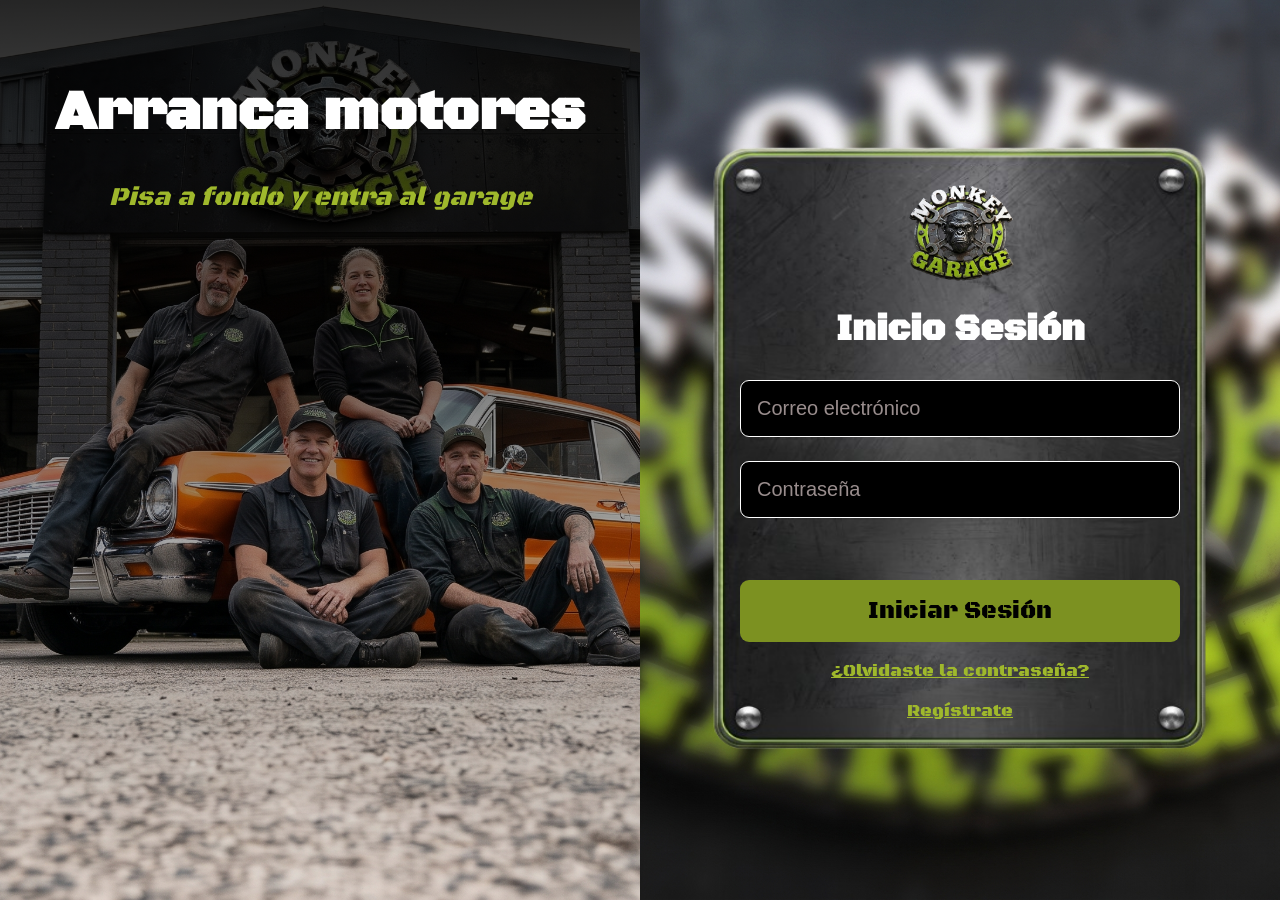
<file: frontend/index.html>
<!DOCTYPE html>
<html lang="es">
    <head>
        <meta charset="UTF-8">
        <meta name="viewport" content="width=device-width, initial-scale=1.0">
        <title>Monkey Garage - Inicio de sesión</title>
        <link rel="preconnect" href="https://fonts.googleapis.com">
        <link rel="preconnect" href="https://fonts.gstatic.com" crossorigin>
        <link href="https://fonts.googleapis.com/css2?family=Black+Ops+One&display=swap" rel="stylesheet">
        <link rel="stylesheet" href="assets/css/comun.css">
        <link rel="stylesheet" href="assets/css/cliente.css">
    </head>
    <body>
    <div class="pagina">
        <div class="panel-izquierdo">
            <img src="assets/img/imagen-izquierda-login.jpg" alt="Equipo de Monkey Garage junto a un coche clásico naranja">
            <h1>Arranca motores</h1>
            <p>Pisa a fondo y entra al garage</p>
        </div>

        <div class="fondo-derecho">
            <div class="tarjeta-login">
                <img src="assets/img/logo.png" alt="Logo Monkey Garage">
                <h2>Inicio Sesión</h2>
                <form>
                    <input type="text" id="email" placeholder="Correo electrónico">
                    <input type="password" id="password" placeholder="Contraseña">
                    <div class="errores" id="errores"></div>
                    <button type="submit" id="btn-login">Iniciar Sesión</button>
                </form>
                <a href="recuperar-contraseña/">¿Olvidaste la contraseña?</a>
                <a href="registro/">Regístrate</a>
            </div>
        </div>
    </div>
    <script src="assets/js/api.js"></script>
    <script src="assets/js/login.js"></script>
</body>
</html>
</file>
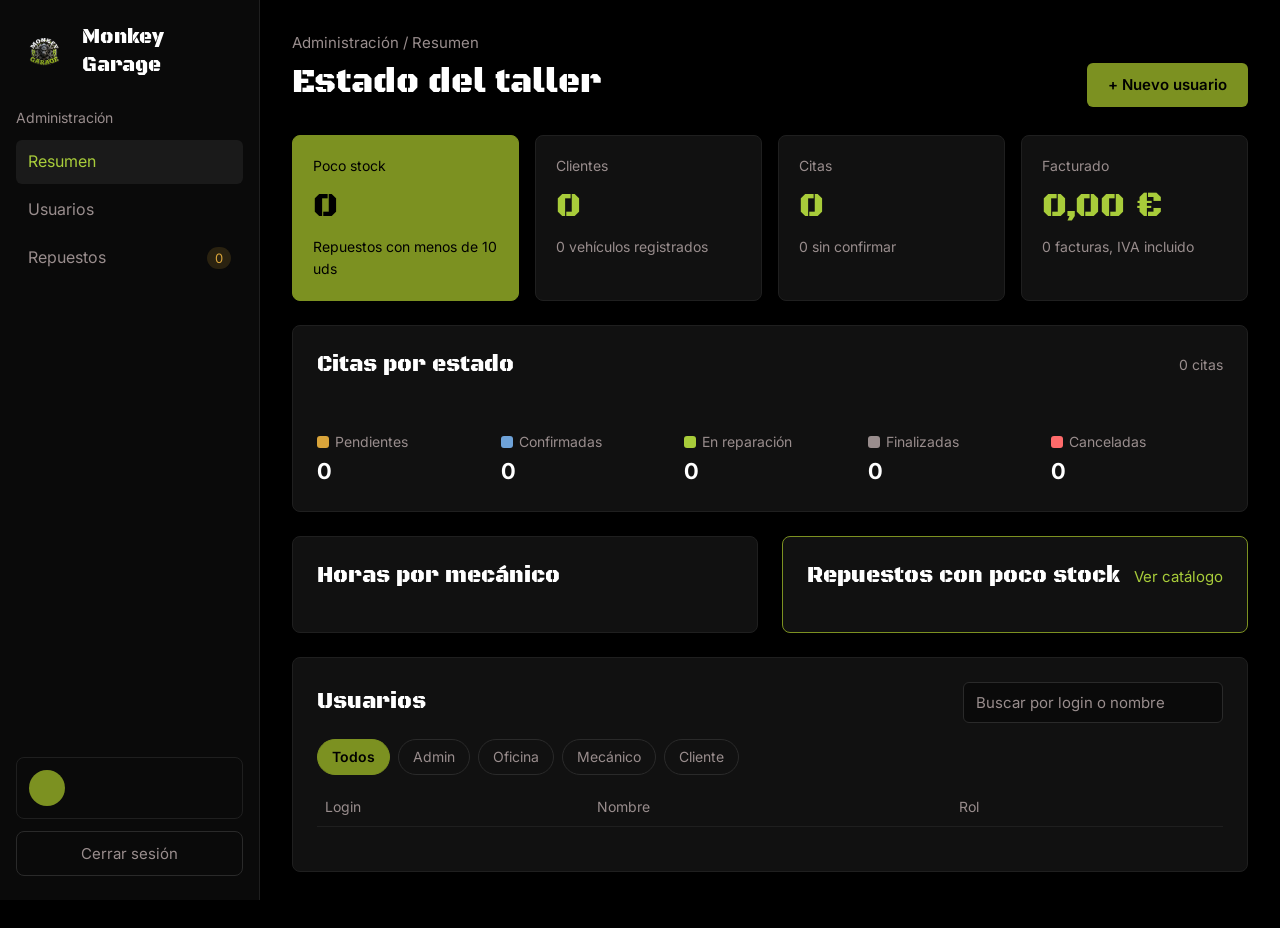
<file: frontend/admin/index.html>
<!DOCTYPE html>
<html lang="es">
    <head>
        <meta charset="UTF-8">
        <meta name="viewport" content="width=device-width, initial-scale=1.0">
        <meta name="description" content="Panel de administración de Monkey Garage: usuarios, repuestos y métricas del taller.">
        <title>Monkey Garage - Administración</title>
        <link rel="preconnect" href="https://fonts.googleapis.com">
        <link rel="preconnect" href="https://fonts.gstatic.com" crossorigin>
        <link href="https://fonts.googleapis.com/css2?family=Black+Ops+One&family=Inter:wght@400;600&display=swap" rel="stylesheet">
        <link rel="stylesheet" href="../assets/css/comun.css">
        <link rel="stylesheet" href="../assets/css/panel-personal.css">
    </head>
    <body class="panel-personal">
        <div class="layout">
            <aside class="sidebar">
                <div class="logo">
                    <img src="../assets/img/logo.png" alt="Logo Monkey Garage">
                    <span>Monkey Garage</span>
                </div>

                <p class="seccion">Administración</p>
                <nav>
                    <a href="#" class="activo" data-seccion="resumen">Resumen</a>
                    <a href="#" data-seccion="usuarios">Usuarios</a>
                    <a href="#" data-seccion="repuestos">Repuestos <span class="contador" id="contador-repuestos">0</span></a>
                </nav>

                <div class="usuario">
                    <span class="avatar" id="usuario-avatar"></span>
                    <div>
                        <strong id="usuario-nombre"></strong>
                        <small id="usuario-login"></small>
                    </div>
                </div>
                <button type="button" class="cerrar-sesion">Cerrar sesión</button>
            </aside>

            <main class="contenido">
                <header class="cabecera">
                    <div>
                        <p class="ruta">Administración / Resumen</p>
                        <h1>Estado del taller</h1>
                    </div>
                    <button type="button" class="btn btn-principal" id="btn-nuevo-usuario">+ Nuevo usuario</button>
                </header>

                <section class="tarjetas-resumen" data-seccion="resumen">
                    <article class="tarjeta urgente">
                        <p class="etiqueta">Poco stock</p>
                        <strong class="valor" id="resumen-stock-bajo">0</strong>
                        <small>Repuestos con menos de 10 uds</small>
                    </article>
                    <article class="tarjeta">
                        <p class="etiqueta">Clientes</p>
                        <strong class="valor" id="resumen-clientes">0</strong>
                        <small id="resumen-vehiculos">0 vehículos registrados</small>
                    </article>
                    <article class="tarjeta">
                        <p class="etiqueta">Citas</p>
                        <strong class="valor" id="resumen-citas">0</strong>
                        <small id="resumen-sin-confirmar">0 sin confirmar</small>
                    </article>
                    <article class="tarjeta">
                        <p class="etiqueta">Facturado</p>
                        <strong class="valor" id="resumen-facturado">0,00 €</strong>
                        <small id="resumen-facturas">0 facturas, IVA incluido</small>
                    </article>
                </section>

                <section class="bloque" data-seccion="resumen">
                    <header class="cabecera-seccion">
                        <h2>Citas por estado</h2>
                        <span class="secundario" id="total-citas">0 citas</span>
                    </header>

                    <!-- El JS pone en cada span style.flex = número de citas de ese estado -->
                    <div class="barra-estados" id="barra-estados" role="img" aria-label="Citas por estado">
                        <span data-estado="pendiente"></span>
                        <span data-estado="confirmada"></span>
                        <span data-estado="en_reparacion"></span>
                        <span data-estado="finalizada"></span>
                        <span data-estado="cancelada"></span>
                    </div>

                    <ul class="leyenda">
                        <li><span><span class="muestra pendiente"></span>Pendientes</span><strong id="estado-pendiente">0</strong></li>
                        <li><span><span class="muestra confirmada"></span>Confirmadas</span><strong id="estado-confirmada">0</strong></li>
                        <li><span><span class="muestra en_reparacion"></span>En reparación</span><strong id="estado-en_reparacion">0</strong></li>
                        <li><span><span class="muestra finalizada"></span>Finalizadas</span><strong id="estado-finalizada">0</strong></li>
                        <li><span><span class="muestra cancelada"></span>Canceladas</span><strong id="estado-cancelada">0</strong></li>
                    </ul>
                </section>

                <div class="columnas iguales">
                    <section class="bloque" data-seccion="resumen">
                        <header class="cabecera-seccion">
                            <h2>Horas por mecánico</h2>
                        </header>

                        <!-- Ejemplo de cada fila (el ancho del relleno es el % respecto al que más horas tiene):
                        <div class="metrica">
                            <span>Lucía Ferrer</span>
                            <div class="pista"><div class="relleno" style="width: 100%"></div></div>
                            <strong class="numero">7,5 h</strong>
                        </div>
                        -->
                        <div id="lista-horas"></div>
                    </section>

                    <section class="bloque destacado" data-seccion="repuestos">
                        <header class="cabecera-seccion">
                            <h2>Repuestos con poco stock</h2>
                            <a href="#">Ver catálogo</a>
                        </header>

                        <!-- Ejemplo de cada li:
                        <li>
                            <div><strong>Kit de embrague</strong><span class="secundario">KIT-EMB, 260,00 €</span></div>
                            <span class="stock-bajo">3 uds</span>
                        </li>
                        -->
                        <ul class="lista" id="lista-stock-bajo"></ul>
                    </section>
                </div>

                <section class="bloque" data-seccion="usuarios">
                    <header class="cabecera-seccion">
                        <h2>Usuarios</h2>
                        <input id="buscar-usuario" class="buscador" type="search" placeholder="Buscar por login o nombre" aria-label="Buscar usuario">
                    </header>

                    <nav class="filtros" id="filtros-rol" aria-label="Filtrar por rol" style="margin-bottom: 12px">
                        <a href="#" class="activo" data-rol="">Todos</a>
                        <a href="#" data-rol="admin">Admin</a>
                        <a href="#" data-rol="oficina">Oficina</a>
                        <a href="#" data-rol="mecanico">Mecánico</a>
                        <a href="#" data-rol="cliente">Cliente</a>
                    </nav>

                    <p id="mensaje-usuarios" class="mensaje"></p>

                    <div class="tabla-contenedor">
                        <table>
                            <thead>
                                <tr>
                                    <th>Login</th>
                                    <th>Nombre</th>
                                    <th>Rol</th>
                                    <th></th>
                                </tr>
                            </thead>
                            <!-- Ejemplo de cada fila:
                            <tr>
                                <td><strong>OF01</strong></td>
                                <td>Laura Gómez</td>
                                <td><span class="rol">Oficina</span></td>
                                <td class="numero">
                                    <button type="button" class="btn-texto">Borrar</button>
                                    <button type="button" class="btn btn-secundario btn-pequeno">Editar</button>
                                </td>
                            </tr>
                            -->
                            <tbody id="tabla-usuarios"></tbody>
                        </table>
                    </div>

                    <nav class="paginador" id="paginador-usuarios" aria-label="Páginas"></nav>
                </section>
            </main>
        </div>

        <div id="modal-usuario" class="modal-fondo">
            <div class="modal-caja">
                <button type="button" id="cerrar-modal-usuario" class="modal-cerrar" aria-label="Cerrar">X</button>
                <div id="contenido-modal-usuario"></div>
            </div>
        </div>

        <script src="../assets/js/api.js"></script>
        <!-- <script src="../assets/js/admin.js"></script> -->
    </body>
</html>
</file>
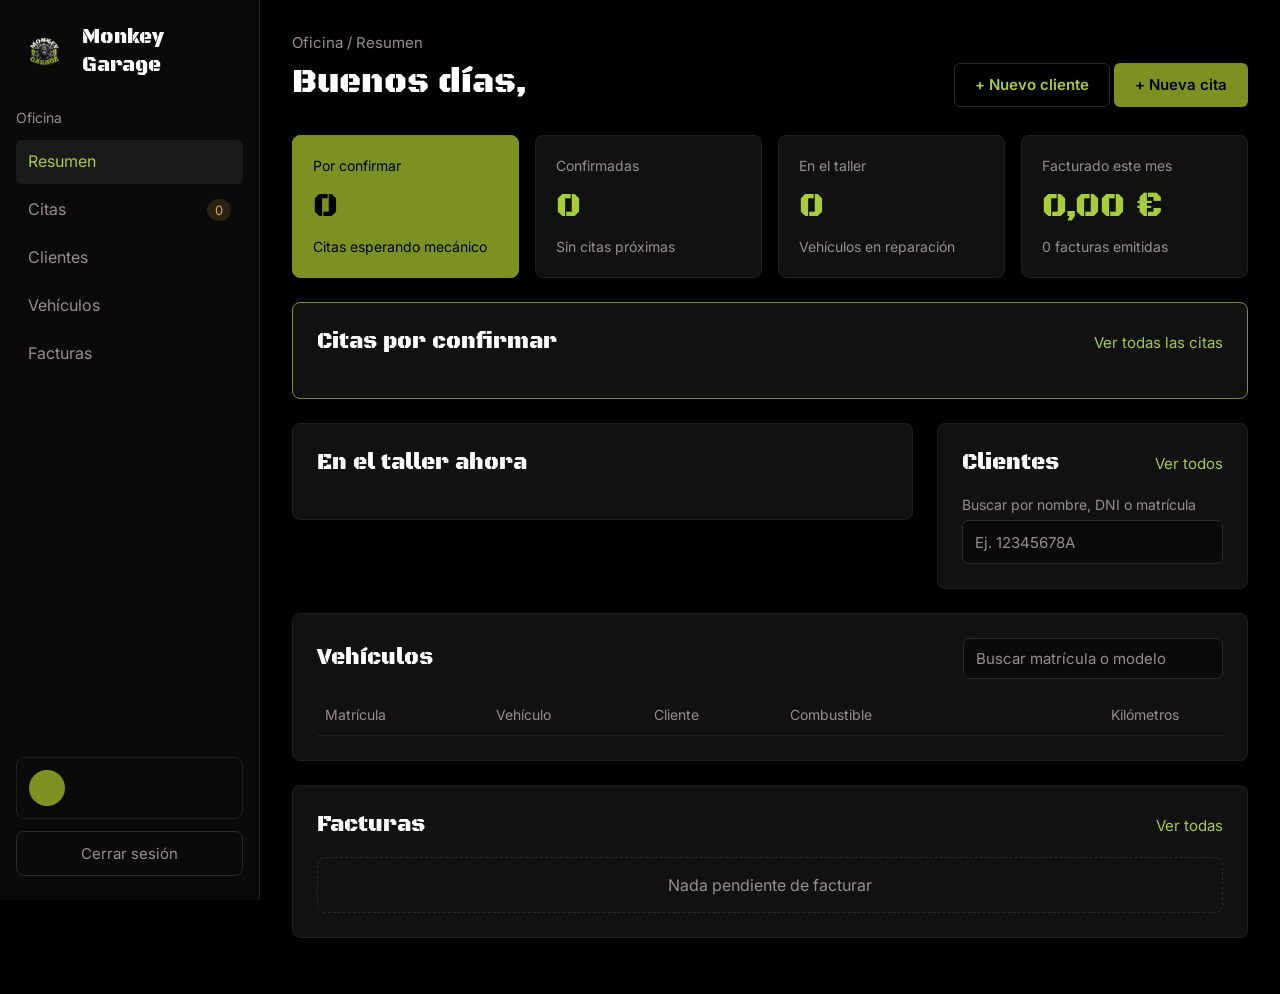
<file: frontend/oficina/index.html>
<!DOCTYPE html>
<html lang="es">
    <head>
        <meta charset="UTF-8">
        <meta name="viewport" content="width=device-width, initial-scale=1.0">
        <meta name="description" content="Panel de oficina de Monkey Garage: citas, clientes, vehículos y facturas.">
        <title>Monkey Garage - Panel de oficina</title>
        <link rel="preconnect" href="https://fonts.googleapis.com">
        <link rel="preconnect" href="https://fonts.gstatic.com" crossorigin>
        <link href="https://fonts.googleapis.com/css2?family=Black+Ops+One&family=Inter:wght@400;600&display=swap" rel="stylesheet">
        <link rel="stylesheet" href="../assets/css/comun.css">
        <link rel="stylesheet" href="../assets/css/panel-personal.css">
    </head>
    <body class="panel-personal">
        <div class="layout">
            <aside class="sidebar">
                <div class="logo">
                    <img src="../assets/img/logo.png" alt="Logo Monkey Garage">
                    <span>Monkey Garage</span>
                </div>

                <p class="seccion">Oficina</p>
                <nav>
                    <a href="#" class="activo" data-seccion="resumen">Resumen</a>
                    <a href="#" data-seccion="citas">Citas <span class="contador" id="contador-citas">0</span></a>
                    <a href="#" data-seccion="clientes">Clientes</a>
                    <a href="#" data-seccion="vehiculos">Vehículos</a>
                    <a href="#" data-seccion="facturas">Facturas</a>
                </nav>

                <div class="usuario">
                    <span class="avatar" id="usuario-avatar"></span>
                    <div>
                        <strong id="usuario-nombre"></strong>
                        <small id="usuario-login"></small>
                    </div>
                </div>
                <button type="button" class="cerrar-sesion">Cerrar sesión</button>
            </aside>

            <main class="contenido">
                <header class="cabecera">
                    <div>
                        <p class="ruta">Oficina / Resumen</p>
                        <h1>Buenos días, <span id="nombre-usuario"></span></h1>
                    </div>
                    <div class="acciones">
                        <button type="button" class="btn btn-secundario" id="btn-nuevo-cliente">+ Nuevo cliente</button>
                        <button type="button" class="btn btn-principal" id="btn-nueva-cita">+ Nueva cita</button>
                    </div>
                </header>

                <section class="tarjetas-resumen" data-seccion="resumen">
                    <article class="tarjeta urgente">
                        <p class="etiqueta">Por confirmar</p>
                        <strong class="valor" id="resumen-por-confirmar">0</strong>
                        <small>Citas esperando mecánico</small>
                    </article>
                    <article class="tarjeta">
                        <p class="etiqueta">Confirmadas</p>
                        <strong class="valor" id="resumen-confirmadas">0</strong>
                        <small id="resumen-proxima">Sin citas próximas</small>
                    </article>
                    <article class="tarjeta">
                        <p class="etiqueta">En el taller</p>
                        <strong class="valor" id="resumen-taller">0</strong>
                        <small>Vehículos en reparación</small>
                    </article>
                    <article class="tarjeta">
                        <p class="etiqueta">Facturado este mes</p>
                        <strong class="valor" id="resumen-facturado">0,00 €</strong>
                        <small id="resumen-facturas-mes">0 facturas emitidas</small>
                    </article>
                </section>

                <section class="bloque destacado" data-seccion="citas">
                    <header class="cabecera-seccion">
                        <h2>Citas por confirmar</h2>
                        <a href="#">Ver todas las citas</a>
                    </header>

                    <p id="mensaje-pendientes" class="mensaje"></p>

                    <!-- El JS pinta aquí una cita-pendiente por cada cita. Ejemplo:
                    <article class="cita-pendiente">
                        <div><strong>02/11</strong><span class="secundario">16:00</span></div>
                        <div class="con-matricula">
                            <span class="matricula">5678DEF</span>
                            <div><strong>Renault Clio</strong><span class="secundario">Juan Martínez</span></div>
                        </div>
                        <p>Ruido en la suspensión</p>
                        <select class="selector-mecanico" aria-label="Mecánico">
                            <option value="">Elegir mecánico…</option>
                            <option value="MC01">Pedro Sánchez</option>
                        </select>
                        <div class="acciones">
                            <button type="button" class="btn btn-principal btn-pequeno">Confirmar</button>
                            <button type="button" class="btn-texto">Cancelar</button>
                        </div>
                    </article>
                    -->
                    <div id="lista-pendientes"></div>
                </section>

                <div class="columnas">
                    <section class="bloque" data-seccion="citas">
                        <header class="cabecera-seccion">
                            <h2>En el taller ahora</h2>
                        </header>

                        <p id="mensaje-taller" class="mensaje"></p>

                        <!-- Ejemplo de cada li:
                        <li>
                            <div class="con-matricula">
                                <span class="matricula">8901GHJ</span>
                                <div><strong>BMW Serie 1, cambio de embrague</strong><span class="secundario">Lucía Ferrer, 3,5 h trabajadas</span></div>
                            </div>
                            <div class="pasos" role="img" aria-label="Paso 3 de 4: en reparación">
                                <span class="hecho"></span><span class="hecho"></span><span class="hecho"></span><span></span>
                            </div>
                        </li>
                        -->
                        <ul class="lista" id="lista-taller"></ul>
                    </section>

                    <section class="bloque" data-seccion="clientes">
                        <header class="cabecera-seccion">
                            <h2>Clientes</h2>
                            <a href="#">Ver todos</a>
                        </header>

                        <label class="etiqueta-campo" for="buscar-cliente">Buscar por nombre, DNI o matrícula</label>
                        <input id="buscar-cliente" type="search" placeholder="Ej. 12345678A">

                        <!-- Ejemplo de cada li:
                        <li>
                            <div><strong>Juan Martínez Pérez</strong><span class="secundario">12345678A, 600 111 222</span></div>
                            <span class="secundario">2 coches</span>
                        </li>
                        -->
                        <ul class="lista" id="lista-clientes"></ul>
                    </section>
                </div>

                <section class="bloque" data-seccion="vehiculos">
                    <header class="cabecera-seccion">
                        <h2>Vehículos</h2>
                        <input id="buscar-vehiculo" class="buscador" type="search" placeholder="Buscar matrícula o modelo" aria-label="Buscar vehículo">
                    </header>

                    <p id="mensaje-vehiculos" class="mensaje"></p>

                    <div class="tabla-contenedor">
                        <table>
                            <thead>
                                <tr>
                                    <th>Matrícula</th>
                                    <th>Vehículo</th>
                                    <th>Cliente</th>
                                    <th class="col-extra">Combustible</th>
                                    <th class="numero col-extra">Kilómetros</th>
                                    <th></th>
                                </tr>
                            </thead>
                            <tbody id="tabla-vehiculos"></tbody>
                        </table>
                    </div>
                </section>

                <section class="bloque" data-seccion="facturas">
                    <header class="cabecera-seccion">
                        <h2>Facturas</h2>
                        <a href="#">Ver todas</a>
                    </header>

                    <p id="aviso-por-facturar" class="vacio">Nada pendiente de facturar</p>

                    <!-- Ejemplo de cada li:
                    <li>
                        <div><strong>Nº 5, Citroën C3</strong><span class="secundario">16/10/2026</span></div>
                        <span class="total">122,21 €</span>
                    </li>
                    -->
                    <ul class="lista" id="lista-facturas"></ul>
                </section>
            </main>
        </div>

        <div id="modal-oficina" class="modal-fondo">
            <div class="modal-caja">
                <button type="button" id="cerrar-modal-oficina" class="modal-cerrar" aria-label="Cerrar">X</button>
                <div id="contenido-modal-oficina"></div>
            </div>
        </div>

        <script src="../assets/js/api.js"></script>
        <!-- <script src="../assets/js/oficina.js"></script> -->
    </body>
</html>
</file>
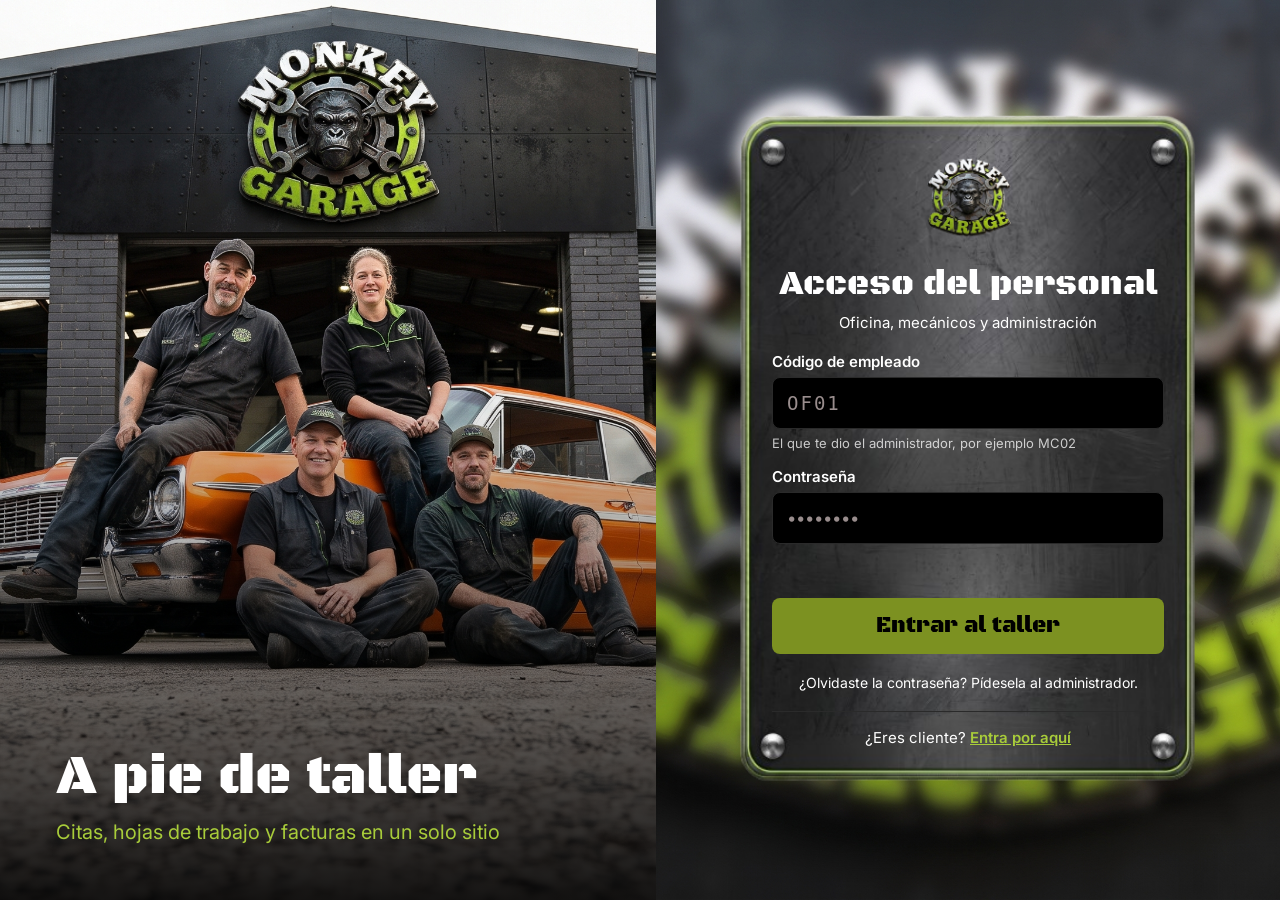
<file: frontend/personal/index.html>
<!DOCTYPE html>
<html lang="es">
    <head>
        <meta charset="UTF-8">
        <meta name="viewport" content="width=device-width, initial-scale=1.0">
        <meta name="description" content="Acceso del personal de Monkey Garage: oficina, mecánicos y administración.">
        <title>Monkey Garage - Acceso del personal</title>
        <link rel="preconnect" href="https://fonts.googleapis.com">
        <link rel="preconnect" href="https://fonts.gstatic.com" crossorigin>
        <link href="https://fonts.googleapis.com/css2?family=Black+Ops+One&family=Inter:wght@400;600&display=swap" rel="stylesheet">
        <link rel="stylesheet" href="../assets/css/comun.css">
        <link rel="stylesheet" href="../assets/css/panel-personal.css">
        <link rel="stylesheet" href="../assets/css/login-personal.css">
    </head>
    <body class="login-personal">
        <div class="pagina-personal">
            <div class="lado-foto">
                <h1>A pie de taller</h1>
                <p>Citas, hojas de trabajo y facturas en un solo sitio</p>
            </div>

            <div class="lado-form">
                <div class="placa-login">
                    <img class="logo-login" src="../assets/img/logo.png" alt="Logo Monkey Garage">
                    <h2>Acceso del personal</h2>
                    <p class="quien">Oficina, mecánicos y administración</p>

                    <form id="form-login">
                        <div>
                            <label for="codigo">Código de empleado</label>
                            <input type="text" id="codigo" class="codigo" placeholder="OF01" autocomplete="username">
                            <span class="ayuda-campo">El que te dio el administrador, por ejemplo MC02</span>
                        </div>
                        <div>
                            <label for="password">Contraseña</label>
                            <input type="password" id="password" placeholder="••••••••" autocomplete="current-password">
                        </div>
                        <div class="errores" id="errores"></div>
                        <button type="submit" class="entrar" id="btn-login">Entrar al taller</button>
                    </form>

                    <p class="nota">¿Olvidaste la contraseña? Pídesela al administrador.</p>
                    <p class="cambiar">¿Eres cliente? <a href="../index.html">Entra por aquí</a></p>
                </div>
            </div>
        </div>

        <script src="../assets/js/api.js"></script>
        <script src="../assets/js/login-personal.js"></script>
    </body>
</html>
</file>
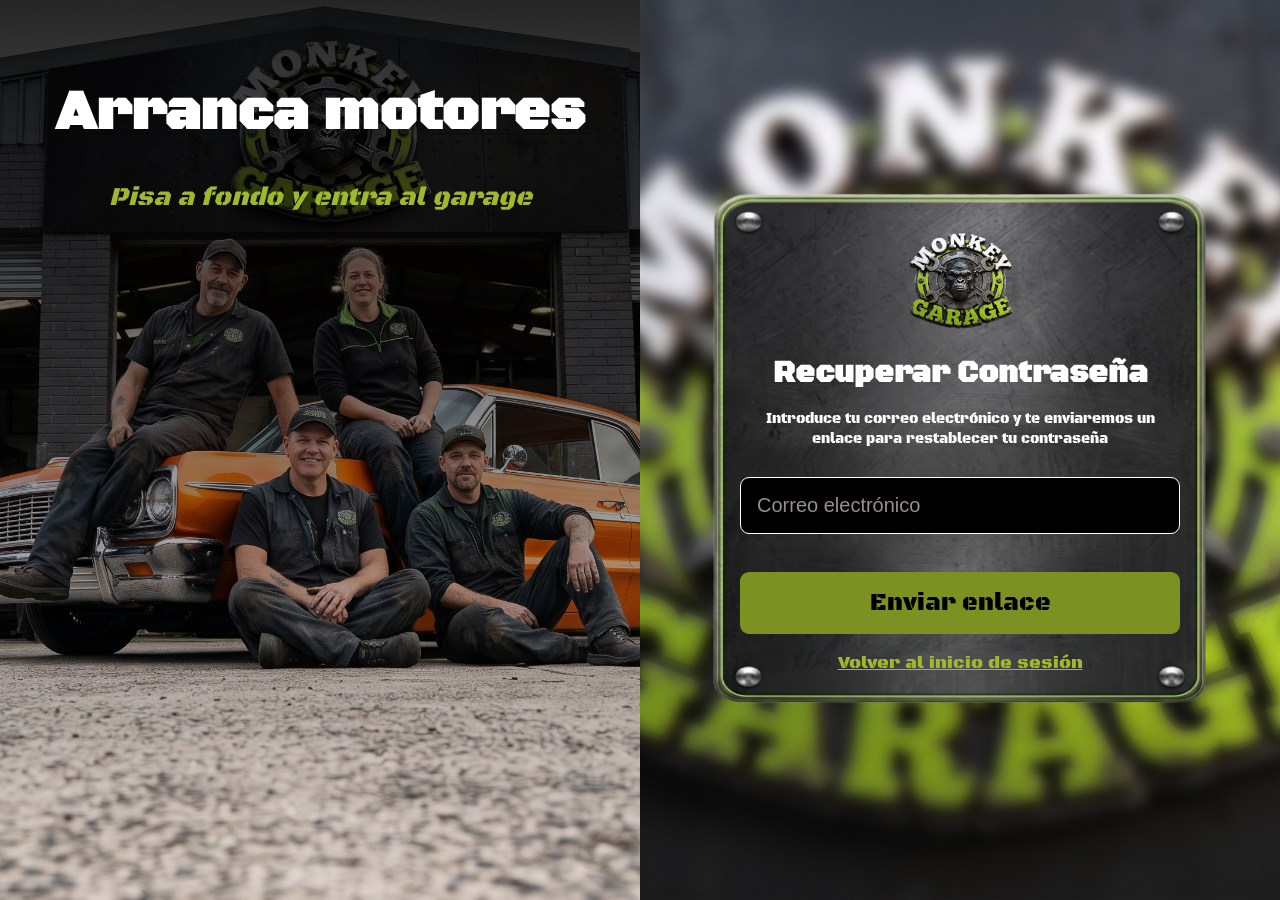
<file: frontend/recuperar-contraseña/index.html>
<!DOCTYPE html>
<html lang="es">
    <head>
        <meta charset="UTF-8">
        <meta name="viewport" content="width=device-width, initial-scale=1.0">
        <title>Monkey Garage - Recuperar contraseña</title>
        <link rel="preconnect" href="https://fonts.googleapis.com">
        <link rel="preconnect" href="https://fonts.gstatic.com" crossorigin>
        <link href="https://fonts.googleapis.com/css2?family=Black+Ops+One&display=swap" rel="stylesheet">
        <link rel="stylesheet" href="../assets/css/comun.css">
        <link rel="stylesheet" href="../assets/css/cliente.css">
    </head>
    <body class="recuperar">
        <div class="pagina">
            <div class="panel-izquierdo">
                <h1>Arranca motores</h1>
                <p>Pisa a fondo y entra al garage</p>
            </div>

            <div class="fondo-derecho">
                <div class="tarjeta-login">
                    <img src="../assets/img/logo.png" alt="Logo Monkey Garage">
                    <h2>Recuperar Contraseña</h2>
                    <p>Introduce tu correo electrónico y te enviaremos un enlace para restablecer tu contraseña</p>
                    <form>
                        <input type="email" placeholder="Correo electrónico">
                        <div class="errores"></div>
                        <button type="button">Enviar enlace</button>
                    </form>
                    <a href="../">Volver al inicio de sesión</a>
                </div>
            </div>
        </div>
    </body>
</html>
</file>
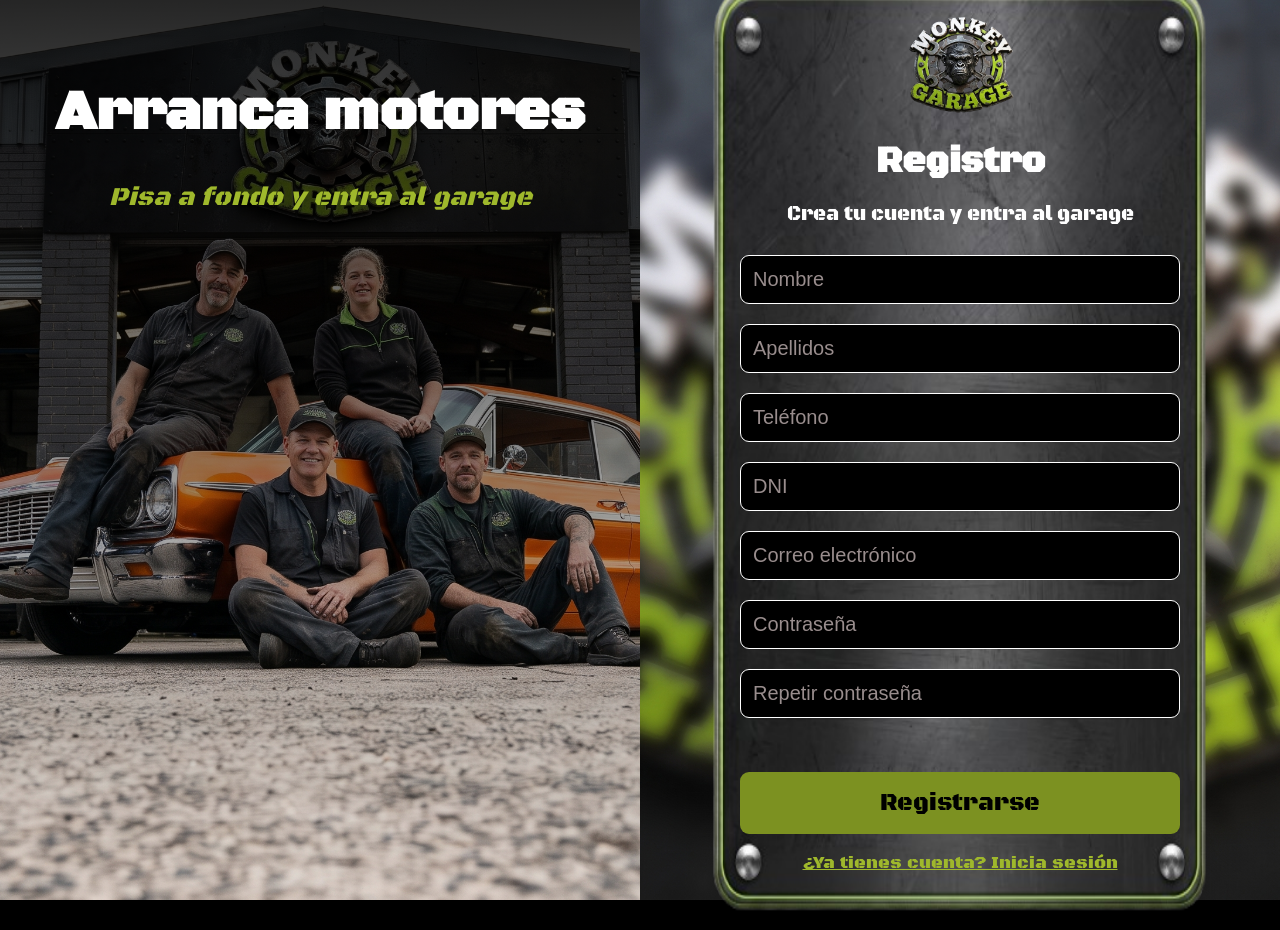
<file: frontend/registro/index.html>
<!DOCTYPE html>
<html lang="es">
    <head>
        <meta charset="UTF-8">
        <meta name="viewport" content="width=device-width, initial-scale=1.0">
        <title>Monkey Garage - Registro</title>
        <link rel="preconnect" href="https://fonts.googleapis.com">
        <link rel="preconnect" href="https://fonts.gstatic.com" crossorigin>
        <link href="https://fonts.googleapis.com/css2?family=Black+Ops+One&display=swap" rel="stylesheet">
        <link rel="stylesheet" href="../assets/css/comun.css">
        <link rel="stylesheet" href="../assets/css/cliente.css">
    </head>
    <body class="registro">
        <div class="pagina">
            <div class="panel-izquierdo">
                <h1>Arranca motores</h1>
                <p>Pisa a fondo y entra al garage</p>
            </div>

            <div class="fondo-derecho">
                <div class="tarjeta-login">
                    <img src="../assets/img/logo.png" alt="Logo Monkey Garage">
                    <h2>Registro</h2>
                    <p>Crea tu cuenta y entra al garage</p>
                    <form>
                        <input type="text" id="nombre" placeholder="Nombre">
                        <input type="text" id= "apellidos" placeholder="Apellidos">
                        <input type="tel" id="telefono" placeholder="Teléfono">
                        <input type="text" id="dni" placeholder="DNI">
                        <input type="email" id="email" placeholder="Correo electrónico">
                        <input type="password" id="password" placeholder="Contraseña">
                        <input type="password" id="rpassword" placeholder="Repetir contraseña">
                        <div class="errores" id="errores"></div>
                        <button type="submit">Registrarse</button>
                    </form>
                    <a href="../">¿Ya tienes cuenta? Inicia sesión</a>
                </div>
            </div>
        </div>
        <script src="../assets/js/api.js"></script>
        <script src="../assets/js/registro.js"></script>


    </body>
</html>
</file>
<file: frontend/assets/css/comun.css>
:root {
    --verde: #7c9121;
    --verde-texto: #9fb82c;
    --negro: #000000;
    --blanco: #ffffff;
    --gris: #998d8d;
}

body {
    margin: 0;
    font-family: 'Black Ops One', sans-serif;
    background: var(--negro);
    color: var(--blanco);
}
input {
    width: 100%;
    box-sizing: border-box;
    padding: 12px;
    margin-top: 10px;
    background: var(--negro);
    color: var(--blanco);
    border: 1px solid var(--blanco);
    border-radius: 9px;
}

input::placeholder {
    color: var(--gris);
}

button {
    width: 100%;
    padding: 12px;
    margin-top: 10px;
    background: var(--verde);
    color: var(--negro);
    border: none;
    border-radius: 9px;
    font-family: 'Black Ops One', sans-serif;
    font-size: 18px;
    cursor: pointer;
}
</file>
<file: frontend/assets/css/cliente.css>
.pagina {
    display: flex;
    height: 100vh;
}

.panel-izquierdo {
    flex: 1;
    position: relative;
    display: flex;
    flex-direction: column;
    gap: 16px;
    padding: 40px;
    height: 100%;
    box-sizing: border-box;
    background: url('../img/imagen-izquierda-login.jpg') center / cover no-repeat;
    background-color: #111;
    text-align: center;
}

.panel-izquierdo::before {
    content: '';
    position: absolute;
    inset: 0;
    background: linear-gradient(to bottom, rgba(0,0,0,0.85), rgba(0,0,0,0));
}

.panel-izquierdo > * {
    position: relative;
}

.panel-izquierdo img {
    display: none;
}

.panel-izquierdo h1 {
    justify-content: center;
    font-family: 'Black Ops One', sans-serif;
    font-size: 56px;
    color: var(--blanco);

}

.panel-izquierdo p {
    justify-content: center;
    font-family: 'Black Ops One', sans-serif;
    font-style: italic;
    font-size: 26px;
    color: var(--verde-texto);
    margin: -20px 0 0 0;

}

.fondo-derecho {
    flex: 1;
    display: flex;
    align-items: center;
    justify-content: center;
    padding: 40px;
    height: 100vh;
    box-sizing: border-box;
    min-height: auto;
    background: url('../img/imagen-derecha-login.jpg') center / cover no-repeat;
    background-color: #111;
}

.tarjeta-login {
    flex: 0 0 520px;
    max-width: 100%;
    display: flex;
    flex-direction: column;
    align-items: center;
    gap: 18px;
    padding: 40px;
    box-sizing: border-box;
    background: url('../img/panel-login.png') center / 100% 100% no-repeat;
}

.tarjeta-login img {
    width: 200px;
}

.tarjeta-login h2 {
    font-family: 'Black Ops One', sans-serif;
    font-size: 36px;
    color: var(--blanco);
    margin: 0;
}

.tarjeta-login form {
    width: 100%;
    display: flex;
    flex-direction: column;
    gap: 14px;
}

.tarjeta-login input {
    font-size: 20px;
    padding: 16px;
}

.tarjeta-login button {
    font-size: 24px;
    padding: 16px;
}

.tarjeta-login a {
    color: var(--verde-texto);
    font-family: 'Black Ops One', sans-serif;
    font-size: 18px;
}
.tarjeta-login .errores {
    min-height: 24px;
    color: #ff6b6b;
    font-family: 'Black Ops One', sans-serif;
    font-size: 16px;
    text-align: center;
}

.registro .tarjeta-login form {
    gap: 10px;
}

.registro .tarjeta-login input {
    padding: 12px;
}

.registro .tarjeta-login {
    padding-bottom: 56px;
}
.registro .tarjeta-login p {
    font-size: 20px;
    color: var(--blanco);
    margin: 0;
}

.recuperar .tarjeta-login h2,
.recuperar .tarjeta-login p {
    text-align: center;
    margin: 0;
}

.recuperar .tarjeta-login h2 {
    font-size: 30px;
}

.recuperar .tarjeta-login p {
    font-size: 14px;
    line-height: 1.4;
}

.recuperar .tarjeta-login form {
    gap: 0;
}

.recuperar .tarjeta-login button {
    margin-top: 14px;
}

@media (max-width: 1024px) {
    .pagina {
        flex-direction: column;
        position: relative;
    }

    .fondo-derecho {
        position: absolute;
        top: 0;
        left: 0;
        width: 100%;
        min-height: 100vh;
        z-index: 2;
    }

    .panel-izquierdo {
        min-height: 100vh;
    }

    .tarjeta-login {
        flex: none;
        width: 100%;
        max-width: 520px;
    }
}

@media (max-width: 768px) {
    .pagina {
        flex-direction: column;
    }
    .tarjeta-login {
        flex: none;
        width: 100%;
    }
}
</file>
<file: frontend/assets/css/panel-personal.css>
/* Paneles del personal: oficina, mecánico y admin.
   Usa las variables de comun.css y añade solo las que hacen falta. */

:root {
    --fondo: #0a0a0a;
    --superficie: #111111;
    --superficie-2: #1a1a1a;
    --borde: #1f1f1f;
    --borde-fuerte: #2a2a2a;
    --verde-vivo: #a8cc3a;
    --ambar: #d9a43a;
    --ambar-fondo: #2a2210;
    --azul: #6fa3d9;
    --azul-fondo: #101e2a;
    --verde-fondo: #1a2a10;
    --peligro: #ff6b6b;
    --peligro-fondo: #2a1212;
    --placa: #f2f2ec;
    --placa-ue: #1f4fa8;
    --fuente-titulos: 'Black Ops One', sans-serif;
    --fuente-texto: 'Inter', system-ui, sans-serif;
}

html,
body {
    overflow-x: clip;
}

body.panel-personal {
    margin: 0;
    background: var(--negro);
    color: var(--blanco);
    font-family: var(--fuente-texto);
    font-size: 16px;
    line-height: 1.4;
}

.panel-personal * {
    box-sizing: border-box;
}

.panel-personal h1,
.panel-personal h2,
.panel-personal h3,
.panel-personal p {
    margin: 0;
}

/* Anula los estilos generales de comun.css para botones y campos */
.panel-personal button {
    width: auto;
    margin: 0;
    font-family: var(--fuente-texto);
    font-size: 15px;
}

.panel-personal input,
.panel-personal select {
    width: 100%;
    margin: 0;
    min-height: 44px;
    padding: 10px 12px;
    background: var(--fondo);
    color: var(--blanco);
    border: 1px solid var(--borde-fuerte);
    border-radius: 6px;
    font-family: var(--fuente-texto);
    font-size: 15px;
}

.panel-personal a:focus-visible,
.panel-personal button:focus-visible,
.panel-personal input:focus-visible,
.panel-personal select:focus-visible {
    outline: 2px solid var(--verde-vivo);
    outline-offset: 2px;
}

[hidden] {
    display: none !important;
}

/* ---------- Estructura ---------- */
.layout {
    display: flex;
    min-height: 100vh;
}

.sidebar {
    width: 260px;
    flex-shrink: 0;
    display: flex;
    flex-direction: column;
    padding: 24px 16px;
    background: var(--fondo);
    border-right: 1px solid var(--borde);
    height: 100vh;
    position: sticky;
    top: 0;
}

.logo {
    display: flex;
    align-items: center;
    gap: 10px;
}

.logo img {
    width: 56px;
    height: 56px;
    object-fit: contain;
}

.logo span {
    font-family: var(--fuente-titulos);
    font-size: 20px;
}

.seccion {
    font-size: 14px;
    color: var(--gris);
    margin: 28px 0 12px !important;
}

.sidebar nav {
    display: flex;
    flex-direction: column;
    gap: 4px;
}

.sidebar nav a {
    display: flex;
    justify-content: space-between;
    align-items: center;
    gap: 8px;
    min-height: 44px;
    padding: 10px 12px;
    border-radius: 6px;
    color: var(--gris);
    text-decoration: none;
}

.sidebar nav a:hover {
    color: var(--blanco);
    background: var(--superficie-2);
}

.sidebar nav a.activo {
    color: var(--verde-vivo);
    background: var(--superficie-2);
}

.contador {
    font-size: 13px;
    padding: 2px 8px;
    border-radius: 999px;
    background: var(--ambar-fondo);
    color: var(--ambar);
}

.usuario {
    margin-top: auto;
    display: flex;
    align-items: center;
    gap: 10px;
    padding: 12px;
    border: 1px solid var(--borde);
    border-radius: 8px;
}

.avatar {
    width: 36px;
    height: 36px;
    flex-shrink: 0;
    border-radius: 50%;
    background: var(--verde);
    color: var(--negro);
    font-size: 14px;
    font-weight: 600;
    display: flex;
    align-items: center;
    justify-content: center;
}

.usuario strong,
.usuario small {
    display: block;
}

.usuario small {
    font-size: 13px;
    color: var(--gris);
}

.cerrar-sesion {
    margin-top: 12px !important;
    width: 100% !important;
    min-height: 44px;
    background: transparent;
    color: var(--gris);
    border: 1px solid var(--borde-fuerte);
    border-radius: 8px;
    cursor: pointer;
}

.cerrar-sesion:hover {
    color: var(--peligro);
    border-color: var(--peligro);
}

.contenido {
    flex: 1;
    min-width: 0;
    padding: 32px;
}

/* ---------- Cabecera ---------- */
.cabecera {
    display: flex;
    justify-content: space-between;
    align-items: flex-end;
    gap: 16px;
    margin-bottom: 28px;
}

.ruta {
    font-size: 15px;
    color: var(--gris);
    margin-bottom: 6px !important;
}

.panel-personal h1,
.panel-personal h2,
.valor,
.horas-control output {
    font-family: var(--fuente-titulos);
    font-weight: 400;
}

.cabecera h1 {
    font-size: 34px;
    text-wrap: balance;
}

/* ---------- Botones ---------- */
.btn {
    display: inline-flex;
    align-items: center;
    justify-content: center;
    gap: 8px;
    min-height: 44px;
    padding: 10px 20px;
    border-radius: 6px;
    border: 1px solid transparent;
    font-weight: 600;
    white-space: nowrap;
    text-decoration: none;
    cursor: pointer;
}

.btn:active {
    transform: translateY(1px);
}

.btn-principal {
    background: var(--verde);
    color: var(--negro);
}

.btn-principal:hover {
    background: var(--verde-vivo);
}

.btn-secundario {
    background: transparent;
    color: var(--verde-vivo);
    border-color: var(--borde-fuerte);
}

.btn-secundario:hover {
    border-color: var(--verde-vivo);
}

.btn-pequeno {
    min-height: 36px;
    padding: 6px 12px;
    font-size: 14px !important;
}

.btn-texto {
    background: none;
    border: 0;
    padding: 6px 4px;
    color: var(--gris);
    font-size: 14px !important;
    text-decoration: underline;
    cursor: pointer;
}

.btn-texto:hover {
    color: var(--peligro);
}

.btn:disabled {
    background: var(--superficie-2);
    color: var(--gris);
    border-color: var(--borde);
    cursor: not-allowed;
}

/* ---------- Tarjetas resumen ---------- */
.tarjetas-resumen {
    display: grid;
    grid-template-columns: repeat(4, minmax(0, 1fr));
    gap: 16px;
    margin-bottom: 24px;
}

.tarjetas-resumen.tres {
    grid-template-columns: repeat(3, minmax(0, 1fr));
}

.tarjeta {
    background: var(--superficie);
    border: 1px solid var(--borde);
    border-radius: 8px;
    padding: 20px;
}

.etiqueta {
    font-size: 14px;
    color: var(--gris);
    margin-bottom: 8px !important;
}

.valor {
    display: block;
    font-size: 34px;
    color: var(--verde-vivo);
    margin-bottom: 4px;
    overflow-wrap: break-word;
}

.tarjeta small {
    font-size: 14px;
    color: var(--gris);
}

.tarjeta.urgente {
    background: var(--verde);
    border-color: var(--verde);
}

.tarjeta.urgente .etiqueta,
.tarjeta.urgente .valor,
.tarjeta.urgente small {
    color: var(--negro);
}

/* ---------- Bloques ---------- */
.bloque {
    background: var(--superficie);
    border: 1px solid var(--borde);
    border-radius: 8px;
    padding: 24px;
    margin-bottom: 24px;
}

.bloque.destacado {
    border-color: var(--verde);
}

.cabecera-seccion {
    display: flex;
    justify-content: space-between;
    align-items: center;
    flex-wrap: wrap;
    gap: 12px;
    margin-bottom: 16px;
}

.cabecera-seccion h2 {
    font-size: 22px;
}

.cabecera-seccion a {
    color: var(--verde-vivo);
    text-decoration: none;
    font-size: 15px;
}

.columnas {
    display: grid;
    grid-template-columns: minmax(0, 2fr) minmax(0, 1fr);
    gap: 24px;
    align-items: start;
}

.columnas.iguales {
    grid-template-columns: repeat(2, minmax(0, 1fr));
}

.mensaje:empty {
    display: none;
}

.mensaje {
    margin-bottom: 12px;
    color: var(--gris);
}

/* ---------- Tablas ---------- */
.tabla-contenedor {
    overflow-x: auto;
}

.panel-personal table {
    width: 100%;
    border-collapse: collapse;
    font-size: 15px;
}

.panel-personal th {
    text-align: left;
    font-size: 14px;
    font-weight: 400;
    color: var(--gris);
    padding: 10px 8px;
    border-bottom: 1px solid var(--borde);
    white-space: nowrap;
}

.panel-personal td {
    padding: 12px 8px;
    border-bottom: 1px solid var(--superficie-2);
    vertical-align: middle;
}

.numero {
    text-align: right !important;
    white-space: nowrap;
}

.total {
    font-weight: 600;
    color: var(--verde-vivo);
}

/* ---------- Piezas pequeñas ---------- */
.matricula {
    position: relative;
    display: inline-block;
    padding: 2px 8px 2px 18px;
    background: var(--placa);
    color: var(--negro);
    border: 1px solid var(--negro);
    border-radius: 4px;
    font-family: monospace;
    font-size: 14px;
    font-weight: 600;
    letter-spacing: 1px;
    white-space: nowrap;
}

.matricula::before {
    content: "";
    position: absolute;
    left: 0;
    top: 0;
    bottom: 0;
    width: 10px;
    background: var(--placa-ue);
    border-radius: 3px 0 0 3px;
}

.matricula.grande {
    font-size: 18px;
}

.matricula:empty,
.estado:empty {
    display: none;
}

.estado {
    display: inline-block;
    padding: 4px 10px;
    border-radius: 999px;
    font-size: 14px;
    white-space: nowrap;
}

.estado.pendiente { background: var(--ambar-fondo); color: var(--ambar); }
.estado.confirmada { background: var(--azul-fondo); color: var(--azul); }
.estado.en_reparacion { background: var(--verde-fondo); color: var(--verde-vivo); }
.estado.finalizada { background: var(--superficie-2); color: var(--gris); }
.estado.cancelada { background: var(--peligro-fondo); color: var(--peligro); }

.rol {
    display: inline-block;
    padding: 3px 10px;
    border-radius: 999px;
    font-size: 14px;
    background: var(--superficie-2);
}

.secundario {
    display: block;
    color: var(--gris);
    font-size: 14px;
}

.stock-bajo {
    color: var(--ambar);
    font-weight: 600;
    white-space: nowrap;
}

.vacio {
    padding: 16px;
    border: 1px dashed var(--borde-fuerte);
    border-radius: 8px;
    color: var(--gris);
    text-align: center;
}

.etiqueta-campo {
    display: block;
    font-size: 14px;
    color: var(--gris);
    margin-bottom: 6px;
}

/* ---------- Listas ---------- */
.lista {
    list-style: none;
    margin: 0;
    padding: 0;
}

.lista li {
    display: flex;
    justify-content: space-between;
    align-items: center;
    gap: 12px;
    padding: 12px 0;
    border-bottom: 1px solid var(--superficie-2);
}

.lista li:last-child {
    border-bottom: 0;
}

.lista strong {
    display: block;
    font-weight: 600;
}

.con-matricula {
    display: flex;
    align-items: center;
    gap: 16px;
    min-width: 0;
}

/* Cita pendiente de confirmar (oficina): fila en ordenador, tarjeta en móvil */
.cita-pendiente {
    display: grid;
    grid-template-columns: 80px minmax(0, 1.3fr) minmax(0, 1fr) 180px auto;
    align-items: center;
    gap: 16px;
    padding: 14px 0;
    border-bottom: 1px solid var(--superficie-2);
}

.cita-pendiente:last-child {
    border-bottom: 0;
}

.cita-pendiente .acciones {
    display: flex;
    align-items: center;
    gap: 8px;
}

/* ---------- Filtros y paginador ---------- */
.filtros,
.paginador {
    display: flex;
    flex-wrap: wrap;
    gap: 8px;
}

.paginador {
    justify-content: center;
    margin-top: 20px;
}

.filtros a,
.paginador a,
.paginador button {
    min-height: 36px;
    display: inline-flex;
    align-items: center;
    padding: 6px 14px;
    border-radius: 999px;
    border: 1px solid var(--borde-fuerte);
    background: transparent;
    color: var(--gris);
    text-decoration: none;
    font-size: 14px;
    cursor: pointer;
}

.filtros a.activo,
.paginador a.activo,
.paginador button.activo {
    background: var(--verde);
    border-color: var(--verde);
    color: var(--negro);
    font-weight: 600;
}

.paginador button:disabled {
    color: var(--borde-fuerte);
    border-color: var(--borde);
    cursor: not-allowed;
}

/* ---------- Progreso ---------- */
.progreso {
    display: flex;
    gap: 8px;
    list-style: none;
    padding: 0;
    margin: 16px 0;
}

.progreso li {
    flex: 1;
    padding-top: 8px;
    border-top: 3px solid var(--borde-fuerte);
    font-size: 14px;
    color: var(--gris);
}

.progreso li.activo {
    border-top-color: var(--verde-vivo);
    color: var(--verde-vivo);
}

.pasos {
    display: flex;
    gap: 3px;
    width: 120px;
    flex-shrink: 0;
}

.pasos span {
    flex: 1;
    height: 6px;
    border-radius: 3px;
    background: var(--borde-fuerte);
}

.pasos span.hecho {
    background: var(--verde-vivo);
}

/* ---------- Hoja de trabajo (mecánico) ---------- */
.ficha-vehiculo {
    display: flex;
    align-items: center;
    flex-wrap: wrap;
    gap: 16px;
    padding: 16px;
    background: var(--fondo);
    border: 1px solid var(--borde);
    border-radius: 8px;
}

.ficha-vehiculo .cliente {
    margin-left: auto;
    text-align: right;
}

.dos-campos {
    display: grid;
    grid-template-columns: repeat(2, minmax(0, 1fr));
    gap: 24px;
    margin-bottom: 24px;
}

.horas-control {
    display: flex;
    align-items: center;
    gap: 12px;
}

.horas-control button {
    width: 56px;
    height: 56px;
    border-radius: 8px;
    border: 1px solid var(--borde-fuerte);
    background: var(--fondo);
    color: var(--verde-vivo);
    font-size: 24px;
    font-weight: 600;
    cursor: pointer;
}

.horas-control output {
    min-width: 96px;
    text-align: center;
    font-size: 34px;
    color: var(--verde-vivo);
}

.panel-personal h3 {
    font-size: 17px;
    font-weight: 600;
    margin-bottom: 8px;
}

.anadir-pieza {
    display: grid;
    grid-template-columns: minmax(0, 1fr) 120px auto;
    align-items: end;
    gap: 12px;
    margin-top: 16px;
}

.pie-hoja {
    display: flex;
    justify-content: space-between;
    align-items: center;
    flex-wrap: wrap;
    gap: 16px;
    margin-top: 24px;
    padding-top: 20px;
    border-top: 1px solid var(--borde);
}

.pie-hoja .acciones {
    display: flex;
    align-items: center;
    gap: 12px;
}

/* ---------- Métricas (admin) ---------- */
.barra-estados {
    display: flex;
    gap: 3px;
    height: 20px;
    border-radius: 4px;
    overflow: hidden;
    margin-bottom: 16px;
}

.barra-estados span { flex: 0; }
.barra-estados [data-estado="pendiente"] { background: var(--ambar); }
.barra-estados [data-estado="confirmada"] { background: var(--azul); }
.barra-estados [data-estado="en_reparacion"] { background: var(--verde-vivo); }
.barra-estados [data-estado="finalizada"] { background: var(--gris); }
.barra-estados [data-estado="cancelada"] { background: var(--peligro); }

.leyenda {
    display: grid;
    grid-template-columns: repeat(5, minmax(0, 1fr));
    gap: 12px;
    list-style: none;
    margin: 0;
    padding: 0;
}

.leyenda li {
    display: flex;
    flex-direction: column;
    gap: 4px;
    font-size: 14px;
    color: var(--gris);
}

.leyenda strong {
    font-size: 22px;
    color: var(--blanco);
}

.muestra {
    display: inline-block;
    width: 12px;
    height: 12px;
    border-radius: 3px;
    margin-right: 6px;
    vertical-align: -1px;
}

.muestra.pendiente { background: var(--ambar); }
.muestra.confirmada { background: var(--azul); }
.muestra.en_reparacion { background: var(--verde-vivo); }
.muestra.finalizada { background: var(--gris); }
.muestra.cancelada { background: var(--peligro); }

.metrica {
    display: grid;
    grid-template-columns: 140px minmax(0, 1fr) 64px;
    align-items: center;
    gap: 12px;
    padding: 10px 0;
}

.pista {
    height: 10px;
    border-radius: 5px;
    background: var(--superficie-2);
    overflow: hidden;
}

.relleno {
    height: 100%;
    border-radius: 5px;
    background: var(--verde-vivo);
}

.buscador {
    width: 260px !important;
    min-height: 40px !important;
}

/* ---------- Modal ---------- */
.modal-fondo {
    display: none;
    position: fixed;
    inset: 0;
    background: rgba(0, 0, 0, 0.7);
    z-index: 1000;
    align-items: center;
    justify-content: center;
    padding: 16px;
}

.modal-caja {
    position: relative;
    width: 100%;
    max-width: 480px;
    padding: 56px 24px 24px;
    background: var(--superficie);
    border: 1px solid var(--borde);
    border-radius: 8px;
}

.modal-cerrar {
    position: absolute;
    top: 12px;
    right: 12px;
    padding: 4px 10px;
    background: transparent;
    color: var(--gris);
    border: 1px solid var(--borde-fuerte);
    border-radius: 6px;
    cursor: pointer;
}

/* ---------- Tablet (menos de 1032 px) ---------- */
@media (max-width: 1032px) {
    .layout {
        flex-direction: column;
    }

    .sidebar {
        width: 100%;
        height: auto;
        position: static;
        flex-direction: row;
        flex-wrap: wrap;
        align-items: center;
        gap: 12px;
        padding: 16px 24px;
        border-right: 0;
        border-bottom: 1px solid var(--borde);
    }

    .logo img {
        width: 44px;
        height: 44px;
    }

    .sidebar .seccion {
        display: none;
    }

    .sidebar nav {
        order: 3;
        width: 100%;
        flex-direction: row;
        flex-wrap: wrap;
    }

    .sidebar nav a {
        min-height: 40px;
        padding: 8px 12px;
    }

    .usuario {
        margin: 0 0 0 auto;
        border: 0;
        padding: 0;
    }

    .cerrar-sesion {
        margin-top: 0 !important;
        width: auto !important;
        min-height: 40px;
        padding: 0 14px;
    }

    .contenido {
        padding: 24px;
    }

    .tarjetas-resumen {
        grid-template-columns: repeat(2, minmax(0, 1fr));
    }

    .columnas,
    .columnas.iguales {
        grid-template-columns: minmax(0, 1fr);
        gap: 0;
    }

    .cita-pendiente {
        grid-template-columns: 70px minmax(0, 1fr) minmax(0, 1fr);
    }

    .cita-pendiente .selector-mecanico,
    .cita-pendiente .acciones {
        grid-column: 2 / -1;
    }

    .col-extra {
        display: none;
    }
}

/* ---------- Móvil (menos de 600 px) ---------- */
@media (max-width: 600px) {
    .sidebar {
        padding: 12px 16px;
    }

    .logo span {
        display: none;
    }

    .usuario div {
        display: none;
    }

    .contenido {
        padding: 16px;
    }

    .cabecera {
        flex-direction: column;
        align-items: stretch;
        gap: 12px;
    }

    .cabecera h1 {
        font-size: 26px;
    }

    .cabecera .btn {
        width: 100%;
    }

    .tarjetas-resumen,
    .tarjetas-resumen.tres {
        grid-template-columns: repeat(2, minmax(0, 1fr));
        gap: 12px;
    }

    .tarjetas-resumen.tres .tarjeta:first-child {
        grid-column: 1 / -1;
    }

    .tarjeta {
        padding: 16px;
    }

    .panel-personal table {
        font-size: 14px;
    }

    .panel-personal th,
    .panel-personal td {
        padding-left: 4px;
        padding-right: 4px;
    }

    .valor {
        font-size: 26px;
    }

    .bloque {
        padding: 16px;
    }

    .cita-pendiente {
        grid-template-columns: minmax(0, 1fr);
        gap: 8px;
        padding: 16px;
        margin-bottom: 12px;
        background: var(--fondo);
        border: 1px solid var(--borde);
        border-radius: 8px;
    }

    .cita-pendiente:last-child {
        border-bottom: 1px solid var(--borde);
    }

    .cita-pendiente .selector-mecanico,
    .cita-pendiente .acciones {
        grid-column: auto;
    }

    .cita-pendiente .btn-principal {
        flex: 1;
    }

    .con-matricula {
        flex-direction: column;
        align-items: flex-start;
        gap: 6px;
    }

    .ficha-vehiculo .cliente {
        margin-left: 0;
        text-align: left;
    }

    .dos-campos,
    .anadir-pieza {
        grid-template-columns: minmax(0, 1fr);
        gap: 16px;
    }

    .horas-control {
        justify-content: space-between;
    }

    .horas-control button {
        width: 72px;
        height: 64px;
    }

    .pie-hoja .acciones {
        width: 100%;
        flex-direction: column-reverse;
    }

    .pie-hoja .btn-principal {
        width: 100%;
        min-height: 56px;
    }

    .progreso {
        flex-wrap: wrap;
    }

    .progreso li {
        flex: 1 1 40%;
    }

    .leyenda {
        grid-template-columns: repeat(3, minmax(0, 1fr));
    }

    .metrica {
        grid-template-columns: 110px minmax(0, 1fr) 52px;
    }

    .buscador {
        width: 100% !important;
    }
}
</file>
<file: frontend/assets/css/login-personal.css>
/* Login del personal (oficina, mecánicos y admin).
   Las variables vienen de comun.css y panel-personal.css. */

body.login-personal {
    margin: 0;
    background: var(--negro);
    color: var(--blanco);
    font-family: var(--fuente-texto);
}

.login-personal * {
    box-sizing: border-box;
}

.login-personal h1,
.login-personal h2,
.login-personal p {
    margin: 0;
}

.pagina-personal {
    display: flex;
    min-height: 100vh;
}

/* Mitad con la foto del equipo */
.lado-foto {
    flex: 1;
    position: relative;
    display: flex;
    flex-direction: column;
    justify-content: flex-end;
    padding: 56px;
    background: url('../img/imagen-izquierda-login.jpg') center / cover no-repeat;
    background-color: var(--fondo);
}

.lado-foto::before {
    content: '';
    position: absolute;
    inset: 0;
    background: linear-gradient(to top, rgba(0, 0, 0, 0.9), rgba(0, 0, 0, 0) 60%);
}

.lado-foto > * {
    position: relative;
}

.lado-foto h1 {
    font-family: var(--fuente-titulos);
    font-weight: 400;
    font-size: 56px;
}

.lado-foto p {
    margin-top: 8px;
    font-size: 20px;
    color: var(--verde-vivo);
}

/* Mitad con el formulario */
.lado-form {
    flex: 1;
    display: flex;
    align-items: center;
    justify-content: center;
    padding: 40px;
    background: url('../img/imagen-derecha-login.jpg') center / cover no-repeat;
    background-color: var(--fondo);
}

.placa-login {
    width: 100%;
    max-width: 480px;
    display: flex;
    flex-direction: column;
    align-items: center;
    gap: 20px;
    padding: 48px 44px;
    background: url('../img/panel-login.png') center / 100% 100% no-repeat;
}

.placa-login .logo-login {
    width: 160px;
}

.placa-login h2 {
    font-family: var(--fuente-titulos);
    font-weight: 400;
    font-size: 34px;
    text-align: center;
}

.placa-login .quien {
    margin-top: -12px;
    font-size: 15px;
    text-align: center;
}

.placa-login form {
    width: 100%;
    display: flex;
    flex-direction: column;
    gap: 16px;
}

.placa-login label {
    display: block;
    margin-bottom: 6px;
    font-size: 15px;
    font-weight: 600;
}

/* Anula el estilo general de input y button de comun.css */
.placa-login input {
    width: 100%;
    min-height: 52px;
    margin: 0;
    padding: 12px 14px;
    background: var(--negro);
    color: var(--blanco);
    border: 1px solid var(--borde-fuerte);
    border-radius: 8px;
    font-family: var(--fuente-texto);
    font-size: 17px;
}

.placa-login input.codigo {
    font-family: monospace;
    font-size: 19px;
    letter-spacing: 2px;
    text-transform: uppercase;
}

.placa-login .ayuda-campo {
    display: block;
    margin-top: 6px;
    font-size: 13px;
    color: var(--blanco);
    opacity: 0.75;
}

.placa-login .errores {
    min-height: 22px;
    color: var(--peligro);
    font-size: 15px;
    text-align: center;
}

.placa-login .entrar {
    width: 100%;
    min-height: 56px;
    margin: 0;
    border: 0;
    border-radius: 8px;
    background: var(--verde);
    color: var(--negro);
    font-family: var(--fuente-titulos);
    font-size: 22px;
    cursor: pointer;
}

.placa-login .entrar:hover {
    background: var(--verde-vivo);
}

.placa-login .entrar:active {
    transform: translateY(1px);
}

.placa-login input:focus-visible,
.placa-login .entrar:focus-visible,
.placa-login a:focus-visible {
    outline: 2px solid var(--verde-vivo);
    outline-offset: 2px;
}

.placa-login .nota {
    font-size: 14px;
    text-align: center;
}

.placa-login .cambiar {
    width: 100%;
    padding-top: 16px;
    border-top: 1px solid var(--borde-fuerte);
    font-size: 15px;
    text-align: center;
}

.placa-login .cambiar a {
    color: var(--verde-vivo);
    font-weight: 600;
}

/* Tablet: la foto del equipo de fondo y la placa centrada */
@media (max-width: 1024px) {
    .pagina-personal {
        flex-direction: column;
        align-items: center;
        justify-content: center;
        gap: 24px;
        padding: 40px 24px;
        background: linear-gradient(rgba(0, 0, 0, 0.55), rgba(0, 0, 0, 0.8)),
            url('../img/imagen-izquierda-login.jpg') center / cover no-repeat;
    }

    .lado-foto,
    .lado-form {
        flex: none;
        width: 100%;
        padding: 0;
        background: none;
    }

    .lado-foto::before {
        display: none;
    }

    .lado-foto h1 {
        font-size: 28px;
        color: var(--verde-vivo);
        text-align: center;
    }

    .lado-foto p {
        display: none;
    }

    .placa-login .logo-login {
        width: 140px;
    }
}

/* Móvil: fondo del logo y la placa casi a todo el ancho */
@media (max-width: 600px) {
    .pagina-personal {
        padding: 16px;
        background: linear-gradient(rgba(0, 0, 0, 0.6), rgba(0, 0, 0, 0.85)),
            url('../img/imagen-derecha-login.jpg') center / cover no-repeat;
    }

    .lado-foto {
        display: none;
    }

    .placa-login {
        gap: 16px;
        padding: 36px 24px;
    }

    .placa-login .logo-login {
        width: 120px;
    }

    .placa-login h2 {
        font-size: 26px;
    }

    .placa-login .quien {
        margin-top: -8px;
    }
}
</file>
